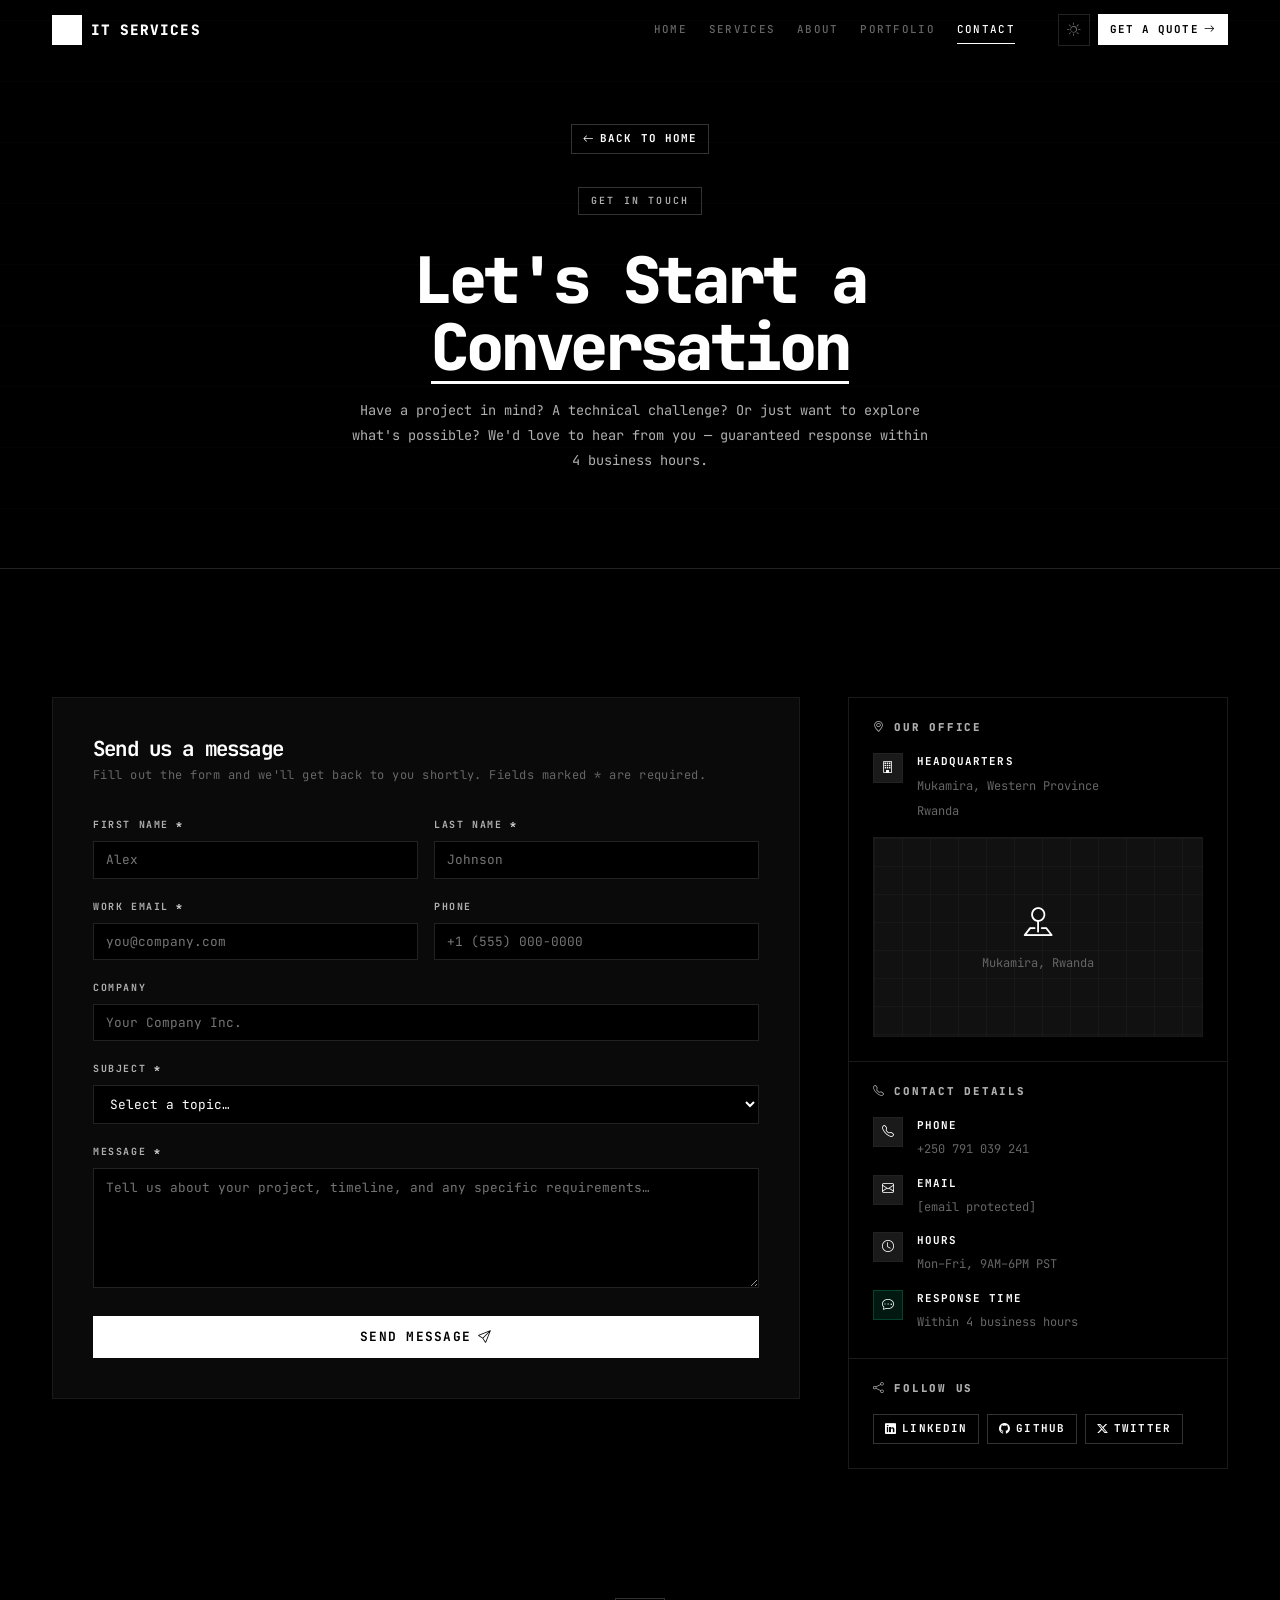
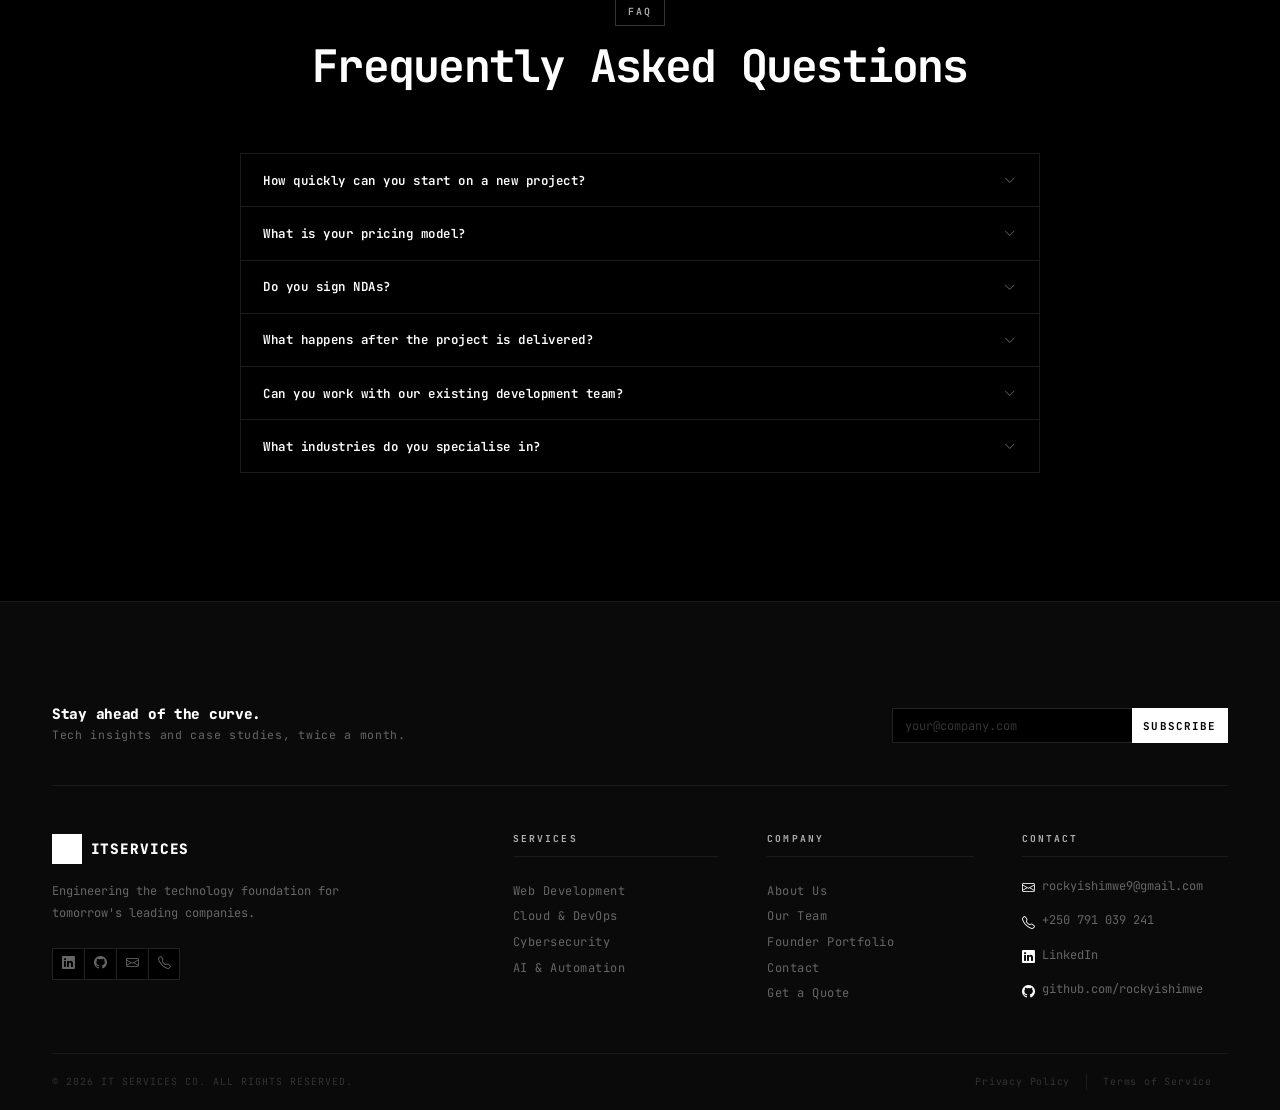
<file: pages/contact.html>
<!DOCTYPE html>
<html lang="en" data-theme="dark">
<head>
  <meta charset="UTF-8"/>
  <meta name="viewport" content="width=device-width, initial-scale=1.0"/>
  <meta name="description" content="Contact IT Services Co. — Get in touch for enterprise IT, cloud, cybersecurity, and development projects."/>
  <title>Contact — IT Services Co.</title>
  <link rel="icon" href="/images/favicon.ico">
  <!-- Google Analytics 4 -->
  <script async src="https://www.googletagmanager.com/gtag/js?id=G-XXXXXXXXXX"></script>
  <script>
    window.dataLayer = window.dataLayer || [];
    function gtag(){dataLayer.push(arguments);}
    gtag('js', new Date());
    gtag('config', 'G-XXXXXXXXXX');
  </script>
  <link rel="stylesheet" href="https://cdn.jsdelivr.net/npm/bootstrap-icons@1.11.3/font/bootstrap-icons.min.css"/>
  <link rel="stylesheet" href="../css/style.css"/>
</head>
<body>

<!-- NAVBAR -->
<nav class="navbar" id="navbar">
  <div class="navbar-inner">
    <a href="../index.html" class="nav-brand">
      <div class="nav-logo"><svg width="18" height="18" viewBox="0 0 20 20" fill="none"><rect x="1" y="5" width="6" height="10" rx="1.5" fill="white" opacity="0.95"/><rect x="11" y="5" width="4" height="3" rx="1" fill="white" opacity="0.8"/><rect x="11" y="12" width="4" height="3" rx="1" fill="white" opacity="0.8"/></svg></div>
      IT<span class="brand-accent">Services</span>
    </a>
        <ul class="nav-links">
      <li><a href="../index.html" class="nav-link">Home</a></li>
      <li><a href="services.html" class="nav-link">Services</a></li>
      <li><a href="about.html" class="nav-link">About</a></li>
      <li><a href="portfolio.html" class="nav-link">Portfolio</a></li>
      <li><a href="contact.html" class="nav-link active">Contact</a></li>
    </ul>
    <div class="nav-actions">
      <button class="theme-toggle" id="themeToggle" aria-label="Toggle theme"><i class="bi bi-sun"></i></button>
      <a href="quote.html" class="btn btn-primary btn-sm">Get a Quote <span class="arrow"><i class="bi bi-arrow-right"></i></span></a>
    </div>
    <button class="nav-toggle" id="navToggle" aria-label="Toggle menu" aria-expanded="false"><span></span><span></span><span></span></button>
  </div>
</nav>
<div class="nav-mobile" id="navMobile">
  <a href="../index.html" class="nav-link">Home</a>
  <a href="services.html" class="nav-link">Services</a>
  <a href="about.html" class="nav-link">About</a>
  <a href="portfolio.html" class="nav-link">Portfolio</a>
  <a href="contact.html" class="nav-link active">Contact</a>
  <a href="quote.html" class="btn btn-primary" style="margin-top:1rem">Get a Quote</a>
</div>

<!-- PAGE HERO -->
<section class="page-hero">
  <div class="page-hero-bg" aria-hidden="true"></div>
  <div class="container" style="position:relative;z-index:1">
    <div class="reveal">
      <div style="margin-bottom: 2rem;">
        <a href="../index.html" class="btn btn-ghost btn-sm">
          <i class="bi bi-arrow-left"></i> Back to Home
        </a>
      </div>
      <span class="label">GET IN TOUCH</span>
      <h1 class="page-hero-title">Let's Start a<br/><span class="gradient-text">Conversation</span></h1>
      <p class="page-hero-desc">Have a project in mind? A technical challenge? Or just want to explore what's possible? We'd love to hear from you — guaranteed response within 4 business hours.</p>
    </div>
  </div>
</section>

<!-- CONTACT MAIN -->
<section class="section" aria-label="Contact">
  <div class="container">
    <div class="contact-grid">

      <!-- FORM PANEL -->
      <div class="reveal">
        <div class="form-panel">

          <!-- SUCCESS STATE -->
          <div class="form-success-v2" id="contactSuccess" style="display:none">
            <div class="success-checkmark">
              <svg viewBox="0 0 80 80" fill="none">
                <circle cx="40" cy="40" r="38" stroke="#0ff0a0" stroke-width="3" class="checkmark-circle"/>
                <path d="M24 40l11 11 21-22" stroke="#0ff0a0" stroke-width="3.5" stroke-linecap="round" stroke-linejoin="round" class="checkmark-check"/>
              </svg>
            </div>
            <h3 style="font-size:1.5rem;margin-bottom:.5rem">Message Received!</h3>
            <p style="color:var(--fg2);margin-bottom:1.5rem">Thank you for reaching out. A member of our team will be in touch within <strong style="color:var(--electric)">4 business hours</strong>.</p>
            <a href="../index.html" class="btn btn-primary">Back to Home</a>
          </div>

          <!-- FORM -->
          <form id="contactForm" novalidate>
            <h2 class="form-title">Send us a message</h2>
            <p class="form-subtitle">Fill out the form and we'll get back to you shortly. Fields marked <span style="color:var(--rose)">*</span> are required.</p>

            <div class="form-row">
              <div class="form-group">
                <label class="form-label" for="firstName">First name <span class="req">*</span></label>
                <input id="firstName" class="form-input" type="text" placeholder="Alex" required autocomplete="given-name"/>
              </div>
              <div class="form-group">
                <label class="form-label" for="lastName">Last name <span class="req">*</span></label>
                <input id="lastName" class="form-input" type="text" placeholder="Johnson" required autocomplete="family-name"/>
              </div>
            </div>

            <div class="form-row">
              <div class="form-group">
                <label class="form-label" for="email">Work email <span class="req">*</span></label>
                <input id="email" class="form-input" type="email" placeholder="you@company.com" required autocomplete="email"/>
              </div>
              <div class="form-group">
                <label class="form-label" for="phone">Phone</label>
                <input id="phone" class="form-input" type="tel" placeholder="+1 (555) 000-0000" autocomplete="tel"/>
              </div>
            </div>

            <div class="form-group">
              <label class="form-label" for="company">Company</label>
              <input id="company" class="form-input" type="text" placeholder="Your Company Inc." autocomplete="organization"/>
            </div>

            <div class="form-group">
              <label class="form-label" for="subject">Subject <span class="req">*</span></label>
              <select id="subject" class="form-select" required>
                <option value="">Select a topic…</option>
                <option value="web">Web Development Project</option>
                <option value="cloud">Cloud &amp; DevOps</option>
                <option value="security">Cybersecurity Audit</option>
                <option value="ai">AI &amp; Machine Learning</option>
                <option value="mobile">Mobile App Development</option>
                <option value="support">Managed IT Support</option>
                <option value="other">Other</option>
              </select>
            </div>

            <div class="form-group">
              <label class="form-label" for="message">Message <span class="req">*</span></label>
              <textarea id="message" class="form-textarea" placeholder="Tell us about your project, timeline, and any specific requirements…" required rows="5"></textarea>
            </div>

            <button type="submit" class="btn btn-primary btn-lg" style="width:100%;justify-content:center">
              Send Message <i class="bi bi-send"></i>
            </button>
          </form>
        </div>
      </div>

      <!-- INFO PANEL -->
      <div class="contact-info-panel reveal reveal-delay-2">

        <div class="contact-info-card">
          <h3><i class="bi bi-geo-alt" style="color:var(--electric)"></i> Our Office</h3>
          <div class="info-item">
            <div class="info-icon"><i class="bi bi-building"></i></div>
            <div class="info-text">
              <strong>Headquarters</strong>
              <span>Mukamira, Western Province<br/>Rwanda</span>
            </div>
          </div>
          <div class="map-wrap">
            <div class="map-bg"></div>
            <div class="map-placeholder">
              <i class="bi bi-pin-map"></i>
              <span>Mukamira, Rwanda</span>
            </div>
          </div>
        </div>

        <div class="contact-info-card">
          <h3><i class="bi bi-telephone" style="color:var(--electric)"></i> Contact Details</h3>
          <div class="info-item">
            <div class="info-icon"><i class="bi bi-telephone"></i></div>
            <div class="info-text"><strong>Phone</strong><a href="tel:+250791039241">+250 791 039 241</a></div>
          </div>
          <div class="info-item">
            <div class="info-icon"><i class="bi bi-envelope"></i></div>
            <div class="info-text"><strong>Email</strong><a href="/cdn-cgi/l/email-protection#7b131e1717143b120f081e090d12181e0855181416"><span class="__cf_email__" data-cfemail="dab2bfb6b6b59ab3aea9bfa8acb3b9bfa9f4b9b5b7">[email&#160;protected]</span></a></div>
          </div>
          <div class="info-item">
            <div class="info-icon"><i class="bi bi-clock"></i></div>
            <div class="info-text"><strong>Hours</strong><span>Mon–Fri, 9AM–6PM PST</span></div>
          </div>
          <div class="info-item">
            <div class="info-icon" style="background:rgba(15,240,160,0.1);border-color:rgba(15,240,160,0.2);color:var(--emerald)"><i class="bi bi-chat-dots"></i></div>
            <div class="info-text"><strong style="color:var(--emerald)">Response Time</strong><span>Within 4 business hours</span></div>
          </div>
        </div>

        <div class="contact-info-card">
          <h3><i class="bi bi-share" style="color:var(--electric)"></i> Follow Us</h3>
          <div style="display:flex;gap:0.5rem;flex-wrap:wrap">
            <a href="https://www.linkedin.com/in/ishimwe-rocky-1210833b8/" target="_blank" rel="noopener" class="btn btn-ghost btn-sm"><i class="bi bi-linkedin"></i> LinkedIn</a>
            <a href="https://github.com/rockyishimwe" target="_blank" rel="noopener" class="btn btn-ghost btn-sm"><i class="bi bi-github"></i> GitHub</a>
            <a href="#" class="btn btn-ghost btn-sm"><i class="bi bi-twitter-x"></i> Twitter</a>
          </div>
        </div>

      </div>
    </div>
  </div>
</section>

<!-- FAQ -->
<section class="section" style="padding-top:0" aria-label="FAQ">
  <div class="container">
    <div class="section-header reveal">
      <span class="label">FAQ</span>
      <h2 class="heading-1">Frequently Asked Questions</h2>
    </div>
    <div class="faq-list" style="max-width:800px;margin:0 auto">

      <div class="faq-item reveal">
        <button class="faq-trigger">How quickly can you start on a new project? <i class="bi bi-chevron-down"></i></button>
        <div class="faq-body"><div class="faq-body-inner">For most projects we can begin the discovery phase within 1–2 weeks. For urgent engagements, we have a fast-track process that can get a team mobilised within 72 hours of contract signature.</div></div>
      </div>

      <div class="faq-item reveal reveal-delay-1">
        <button class="faq-trigger">What is your pricing model? <i class="bi bi-chevron-down"></i></button>
        <div class="faq-body"><div class="faq-body-inner">We offer three engagement models: fixed-price project delivery, time-and-materials with weekly budgets, and dedicated team retainers. We'll recommend the best model based on your project scope and level of certainty.</div></div>
      </div>

      <div class="faq-item reveal reveal-delay-2">
        <button class="faq-trigger">Do you sign NDAs? <i class="bi bi-chevron-down"></i></button>
        <div class="faq-body"><div class="faq-body-inner">Absolutely. We're happy to sign NDAs before any detailed discussions. We handle sensitive data for clients across finance, healthcare, and defence, so confidentiality is built into how we operate — not an afterthought.</div></div>
      </div>

      <div class="faq-item reveal">
        <button class="faq-trigger">What happens after the project is delivered? <i class="bi bi-chevron-down"></i></button>
        <div class="faq-body"><div class="faq-body-inner">We provide comprehensive documentation, knowledge transfer sessions, and a 90-day post-launch support window as standard. Most clients then move to a managed support retainer, but we're happy to hand off to your internal team if that's preferred.</div></div>
      </div>

      <div class="faq-item reveal reveal-delay-1">
        <button class="faq-trigger">Can you work with our existing development team? <i class="bi bi-chevron-down"></i></button>
        <div class="faq-body"><div class="faq-body-inner">Yes — in fact, it's one of our most common engagement types. We slot into your existing workflows, adopt your tooling and standards, and function as an embedded extension of your team rather than an external agency.</div></div>
      </div>

      <div class="faq-item reveal reveal-delay-2">
        <button class="faq-trigger">What industries do you specialise in? <i class="bi bi-chevron-down"></i></button>
        <div class="faq-body"><div class="faq-body-inner">We work across fintech, healthcare, SaaS, e-commerce, logistics, and enterprise software. We have particular depth in regulated industries where security and compliance are non-negotiable.</div></div>
      </div>

    </div>
  </div>
</section>

<!-- FOOTER -->
<footer class="footer">
  <div class="container">
    <div class="footer-newsletter">
      <div class="footer-nl-inner">
        <div><h3 class="nl-title">Stay ahead of the curve.</h3><p class="nl-desc">Tech insights and case studies, twice a month.</p></div>
        <form class="nl-form" onsubmit="handleNewsletter(event)"><input type="email" class="nl-input" placeholder="your@company.com" required/><button type="submit" class="btn btn-primary btn-sm">Subscribe</button></form>
      </div>
    </div>
    <div class="footer-main">
      <div>
        <div class="footer-brand-wrap"><div class="nav-logo"><svg width="20" height="20" viewBox="0 0 20 20" fill="none"><rect x="1" y="5" width="6" height="10" rx="1" fill="white" opacity="0.9"/><rect x="11" y="5" width="4" height="3" rx="1" fill="white" opacity="0.7"/><rect x="11" y="12" width="4" height="3" rx="1" fill="white" opacity="0.7"/></svg></div><span class="footer-brand-name">IT<span class="brand-accent">Services</span></span></div>
        <p class="footer-tagline">Engineering the technology foundation for tomorrow's leading companies.</p>
        <div class="footer-social">
          <a href="https://www.linkedin.com/in/ishimwe-rocky-1210833b8/" target="_blank" rel="noopener" class="social-icon" aria-label="LinkedIn"><i class="bi bi-linkedin"></i></a>
          <a href="https://github.com/rockyishimwe" target="_blank" rel="noopener" class="social-icon" aria-label="GitHub"><i class="bi bi-github"></i></a>
          <a href="mailto:rockyishimwe9@gmail.com" class="social-icon" aria-label="Email"><i class="bi bi-envelope"></i></a>
          <a href="tel:+250791039241" class="social-icon" aria-label="Phone"><i class="bi bi-telephone"></i></a>
        </div>
      </div>
      <div class="footer-col"><h5>Services</h5><ul class="footer-links"><li><a href="services.html">Web Development</a></li><li><a href="services.html">Cloud &amp; DevOps</a></li><li><a href="services.html">Cybersecurity</a></li><li><a href="services.html">AI &amp; Automation</a></li></ul></div>
      <div class="footer-col"><h5>Company</h5><ul class="footer-links">
        <li><a href="about.html">About Us</a></li>
        <li><a href="about.html#team">Our Team</a></li>
        <li><a href="portfolio.html">Founder Portfolio</a></li>
        <li><a href="contact.html">Contact</a></li>
        <li><a href="quote.html">Get a Quote</a></li>
      </ul></div>
      <div class="footer-col"><h5>Contact</h5><ul class="footer-contact-list">
        <li class="footer-contact-item"><i class="bi bi-envelope"></i><a href="mailto:rockyishimwe9@gmail.com">rockyishimwe9@gmail.com</a></li>
        <li class="footer-contact-item"><i class="bi bi-telephone"></i><a href="tel:+250791039241">+250 791 039 241</a></li>
        <li class="footer-contact-item"><i class="bi bi-linkedin"></i><a href="https://www.linkedin.com/in/ishimwe-rocky-1210833b8/" target="_blank" rel="noopener">LinkedIn</a></li>
        <li class="footer-contact-item"><i class="bi bi-github"></i><a href="https://github.com/rockyishimwe" target="_blank" rel="noopener">github.com/rockyishimwe</a></li>
      </ul></div>
    </div>
  </div>
  <div class="container">
    <div class="footer-bottom">
      <p class="footer-copy">© <span class="footer-year">2024</span> IT Services Co. All rights reserved.</p>
      <nav class="footer-legal">
        <a href="#">Privacy Policy</a>
        <a href="#">Terms of Service</a>
      </nav>
    </div>
  </div>
</footer>

<script src="../js/main.js"></script>
</body>
</html>
</file>
<file: css/style.css>
/* ============================================================
   IT SERVICES CO — v4
   Font:    JetBrains Mono (only)
   Palette: Pure black + white
   Edges:   Sharp (0 border-radius everywhere)
   Motion:  Heavy animations
   ============================================================ */

@import url('https://fonts.googleapis.com/css2?family=JetBrains+Mono:ital,wght@0,100;0,200;0,300;0,400;0,500;0,600;0,700;0,800;1,400&display=swap');

/* ── Custom Properties ── */
:root {
  --black:    #000000;
  --black2:   #0a0a0a;
  --black3:   #111111;
  --black4:   #1a1a1a;
  --black5:   #222222;
  --black6:   #2e2e2e;
  --white:    #ffffff;
  --white2:   #e8e8e8;
  --white3:   #b0b0b0;
  --white4:   #666666;
  --white5:   #333333;

  --font: 'JetBrains Mono', 'Courier New', monospace;
  --t-fast:   100ms linear;
  --t-base:   200ms linear;
  --t-slow:   350ms linear;
  --grid:   1240px;
  --nav-h:  60px;
}

[data-theme="light"] {
  --black:  #ffffff;
  --black2: #f5f5f5;
  --black3: #eeeeee;
  --black4: #e0e0e0;
  --black5: #cccccc;
  --black6: #bbbbbb;
  --white:  #000000;
  --white2: #111111;
  --white3: #444444;
  --white4: #888888;
  --white5: #cccccc;
}

/* ── Reset ── */
*, *::before, *::after { box-sizing: border-box; margin: 0; padding: 0; border-radius: 0 !important; }
html { scroll-behavior: smooth; font-size: 16px; }
body { font-family: var(--font); background: var(--black); color: var(--white); line-height: 1.6; overflow-x: hidden; -webkit-font-smoothing: antialiased; transition: background 0.2s, color 0.2s; }
img { max-width: 100%; height: auto; display: block; }
a { color: inherit; text-decoration: none; }
ul { list-style: none; }
button { cursor: pointer; border: none; background: none; font-family: var(--font); }
input, textarea, select { font-family: var(--font); }
::-webkit-scrollbar { width: 4px; }
::-webkit-scrollbar-track { background: var(--black); }
::-webkit-scrollbar-thumb { background: var(--white4); }

/* ── Typography ── */
h1,h2,h3,h4,h5,h6 { font-family: var(--font); font-weight: 800; line-height: 1.05; letter-spacing: -0.04em; color: var(--white); }
.display-1 { font-size: clamp(3.2rem, 9vw, 7.5rem); font-weight: 800; letter-spacing: -0.06em; line-height: 0.95; }
.display-2 { font-size: clamp(2.4rem, 5.5vw, 4.5rem); font-weight: 800; letter-spacing: -0.05em; }
.heading-1 { font-size: clamp(1.8rem, 3.5vw, 3rem); font-weight: 700; }
.heading-2 { font-size: clamp(1.4rem, 2.5vw, 2rem); font-weight: 700; }
.heading-3 { font-size: clamp(1rem, 1.8vw, 1.35rem); font-weight: 600; }
.body-lg { font-size: 1rem; line-height: 1.8; }
.body-md { font-size: 0.875rem; line-height: 1.75; }
.body-sm { font-size: 0.75rem; line-height: 1.65; }
.text-muted { color: var(--white3); }
.text-dim   { color: var(--white4); }
.mono       { font-family: var(--font); }
.caption    { font-size: 0.65rem; letter-spacing: 0.2em; text-transform: uppercase; }

/* Gradient text — actually just white with animated underline */
.gradient-text {
  color: var(--white);
  position: relative;
  display: inline-block;
  background: none;
  -webkit-text-fill-color: var(--white);
}
.gradient-text::after {
  content: '';
  position: absolute; bottom: -2px; left: 0; right: 0; height: 3px;
  background: var(--white);
  transform: scaleX(0); transform-origin: left;
  animation: underlineReveal 0.8s ease 1s forwards;
}
@keyframes underlineReveal { from{transform:scaleX(0);} to{transform:scaleX(1);} }

/* ── Layout ── */
.container  { width: 100%; max-width: var(--grid); margin: 0 auto; padding: 0 2rem; }
.section    { padding: 8rem 0; }
.section-sm { padding: 4rem 0; }
.section-header { text-align: center; max-width: 680px; margin: 0 auto 4rem; }

/* ── Label ── */
.label {
  display: inline-flex; align-items: center; gap: 0.5em;
  font-family: var(--font); font-size: 0.62rem;
  font-weight: 600; letter-spacing: 0.22em; text-transform: uppercase;
  color: var(--white3); margin-bottom: 1rem;
  padding: 5px 12px; border: 1px solid var(--white5);
}
.label-pulse   { color: var(--white3); border-color: var(--white5); }
.label-emerald { color: var(--white3); border-color: var(--white5); }

/* ── Buttons ── */
.btn {
  display: inline-flex; align-items: center; gap: 0.5em;
  font-family: var(--font); font-weight: 700;
  font-size: 0.75rem; letter-spacing: 0.1em; text-transform: uppercase;
  padding: 0.8em 1.6em;
  border: 1px solid var(--white);
  cursor: pointer;
  transition: background var(--t-base), color var(--t-base);
  white-space: nowrap; text-decoration: none;
  position: relative; overflow: hidden;
  background: transparent; color: var(--white);
}
.btn::before {
  content: ''; position: absolute; inset: 0;
  background: var(--white);
  transform: translateX(-101%);
  transition: transform 160ms linear;
  z-index: 0;
}
.btn > * { position: relative; z-index: 1; }
.btn:hover::before { transform: translateX(0); }
.btn:hover { color: var(--black); }
.btn-primary { background: var(--white); color: var(--black); }
.btn-primary::before { background: var(--black4); }
.btn-primary:hover { color: var(--white); }
.btn-ghost { background: transparent; color: var(--white); border-color: var(--white5); }
.btn-ghost::before { background: var(--white5); }
.btn-ghost:hover { color: var(--white); }
.btn-outline-electric { background: transparent; color: var(--white); border-color: var(--white); }
.btn-sm  { font-size: 0.68rem; padding: 0.5em 1em; }
.btn-lg  { font-size: 0.8rem; padding: 0.9em 2em; }
.btn-xl  { font-size: 0.88rem; padding: 1.1em 2.6em; letter-spacing: 0.12em; }
.btn-pulse { background: transparent; color: var(--white); border-color: var(--white); }
.btn-pulse::before { background: var(--white); }
.btn-pulse:hover { color: var(--black); }
.arrow { display: inline-block; transition: transform var(--t-base); }
.btn:hover .arrow { transform: translateX(5px); }

/* ═══════════════════════════════════════════════════════════
   NAVBAR
═══════════════════════════════════════════════════════════ */
.navbar {
  position: fixed; top: 0; left: 0; right: 0; z-index: 1000;
  height: var(--nav-h); display: flex; align-items: center;
  border-bottom: 1px solid transparent;
  transition: background var(--t-slow), border-color var(--t-slow);
}
.navbar.scrolled { background: rgba(0,0,0,0.96); backdrop-filter: blur(10px); border-bottom-color: var(--black5); }
[data-theme="light"] .navbar.scrolled { background: rgba(255,255,255,0.96); }
.navbar-inner { width: 100%; max-width: var(--grid); margin: 0 auto; padding: 0 2rem; display: flex; align-items: center; gap: 2rem; }
.nav-brand { display: flex; align-items: center; gap: 0.6em; font-family: var(--font); font-weight: 800; font-size: 0.9rem; letter-spacing: 0.08em; text-transform: uppercase; color: var(--white); flex-shrink: 0; }
.nav-logo { width: 30px; height: 30px; background: var(--white); display: flex; align-items: center; justify-content: center; transition: background var(--t-base), outline var(--t-base); }
.nav-brand:hover .nav-logo { background: var(--black); outline: 1px solid var(--white); }
.nav-brand:hover .nav-logo svg rect { fill: var(--white); }
.brand-accent { color: var(--white); }
.nav-links { display: flex; align-items: center; gap: 0; margin-left: auto; }
.nav-link {
  font-size: 0.68rem; font-weight: 500; color: var(--white4);
  padding: 0.5em 1em; letter-spacing: 0.12em; text-transform: uppercase;
  transition: color var(--t-fast); display: flex; align-items: center; gap: 0.3em; position: relative;
}
.nav-link::after { content: ''; position: absolute; bottom: 0; left: 1em; right: 1em; height: 1px; background: var(--white); transform: scaleX(0); transition: transform var(--t-base); }
.nav-link:hover { color: var(--white); }
.nav-link:hover::after, .nav-link.active::after { transform: scaleX(1); }
.nav-link.active { color: var(--white); }

.nav-item { position: relative; }
.nav-dropdown {
  position: absolute; top: calc(100% + 1px); left: 50%;
  transform: translateX(-50%) translateY(-6px); min-width: 220px;
  background: var(--black); border: 1px solid var(--black5); padding: 0.5rem;
  box-shadow: 0 20px 40px rgba(0,0,0,0.95); opacity: 0; pointer-events: none;
  transition: opacity var(--t-base), transform var(--t-base);
}
.nav-item:hover .nav-dropdown { opacity: 1; pointer-events: auto; transform: translateX(-50%) translateY(0); }
.dropdown-link { display: flex; align-items: center; gap: 0.75em; padding: 0.6em 0.85em; font-size: 0.68rem; letter-spacing: 0.1em; text-transform: uppercase; color: var(--white4); transition: all var(--t-fast); }
.dropdown-link:hover { color: var(--white); background: var(--black4); }
.dropdown-link .icon { width: 24px; height: 24px; background: var(--black4); display: flex; align-items: center; justify-content: center; font-size: 0.75rem; color: var(--white); flex-shrink: 0; }
.nav-actions { display: flex; align-items: center; gap: 0.5rem; }
.theme-toggle { width: 32px; height: 32px; display: flex; align-items: center; justify-content: center; color: var(--white4); font-size: 0.85rem; border: 1px solid var(--black5); background: transparent; transition: all var(--t-fast); }
.theme-toggle:hover { color: var(--white); border-color: var(--white); }
.nav-toggle { display: none; flex-direction: column; gap: 5px; padding: 6px; }
.nav-toggle span { display: block; width: 22px; height: 1px; background: var(--white3); transition: all var(--t-base); }
.nav-mobile { display: none; position: fixed; top: var(--nav-h); left: 0; right: 0; background: var(--black); border-bottom: 1px solid var(--black5); padding: 1.5rem 2rem; flex-direction: column; gap: 0; z-index: 999; transform: translateY(-8px); opacity: 0; pointer-events: none; transition: all var(--t-base); }
.nav-mobile.open { display: flex; opacity: 1; transform: translateY(0); pointer-events: auto; }
.nav-mobile .nav-link { padding: 0.85em 0; border-bottom: 1px solid var(--black4); }

/* ═══════════════════════════════════════════════════════════
   HERO
═══════════════════════════════════════════════════════════ */
.hero { min-height: 100vh; display: flex; align-items: center; padding-top: var(--nav-h); position: relative; overflow: hidden; }

/* Scanlines */
.hero::after { content: ''; position: absolute; inset: 0; background: repeating-linear-gradient(0deg, transparent, transparent 2px, rgba(255,255,255,0.013) 2px, rgba(255,255,255,0.013) 4px); pointer-events: none; z-index: 0; animation: scanlines 6s linear infinite; }
@keyframes scanlines { 0%{background-position:0 0;} 100%{background-position:0 100px;} }

.hero-mesh { position: absolute; inset: 0; background: radial-gradient(ellipse 70% 50% at 60% 30%, rgba(255,255,255,0.03) 0%, transparent 70%); z-index: 0; animation: meshPulse 8s ease-in-out infinite; }
@keyframes meshPulse { 0%,100%{opacity:1;} 50%{opacity:0.4;} }

.hero-grid-lines { position: absolute; inset: 0; background-image: linear-gradient(rgba(255,255,255,0.04) 1px, transparent 1px), linear-gradient(90deg, rgba(255,255,255,0.04) 1px, transparent 1px); background-size: 80px 80px; z-index: 0; animation: gridSlide 24s linear infinite; }
@keyframes gridSlide { 0%{background-position:0 0,0 0;} 100%{background-position:0 80px,80px 0;} }

.hero > .container { position: relative; z-index: 1; padding: 3rem 0 6rem; }
.hero-layout { display: grid; grid-template-columns: 1fr 1fr; gap: 4rem; align-items: center; }

/* Hero Copy */
.hero-badge { display: inline-flex; align-items: center; gap: 0.6em; font-size: 0.62rem; font-weight: 500; letter-spacing: 0.2em; text-transform: uppercase; color: var(--white4); background: var(--black3); border: 1px solid var(--black5); padding: 6px 14px; margin-bottom: 2rem; animation: fadeSlideDown 0.5s ease both; }
.badge-dot { width: 6px; height: 6px; background: var(--white); animation: blinkDot 1.2s steps(1) infinite; }
@keyframes blinkDot { 0%,49%{opacity:1;} 50%,100%{opacity:0;} }

.hero-headline { font-family: var(--font); font-size: clamp(3rem, 8vw, 6.8rem); font-weight: 800; letter-spacing: -0.06em; line-height: 0.95; margin-bottom: 1.75rem; color: var(--white); }
.hero-headline .line { display: block; overflow: hidden; }
.hero-headline .line span { display: block; animation: lineReveal 0.7s cubic-bezier(0.16,1,0.3,1) both; }
.hero-headline .line:nth-child(1) span { animation-delay: 0.15s; }
.hero-headline .line:nth-child(2) span { animation-delay: 0.28s; }
.hero-headline .line:nth-child(3) span { animation-delay: 0.40s; }
@keyframes lineReveal { from{transform:translateY(110%);} to{transform:translateY(0);} }

/* Inverted word */
.hero-headline .inv-word { display: inline; background: var(--white); color: var(--black); padding: 0 0.1em; -webkit-text-fill-color: var(--black); }

.hero-sub { font-size: 0.85rem; color: var(--white4); line-height: 1.9; max-width: 480px; margin-bottom: 2.5rem; animation: fadeSlideUp 0.6s ease 0.45s both; }
.hero-actions { display: flex; gap: 0.75rem; flex-wrap: wrap; margin-bottom: 3rem; animation: fadeSlideUp 0.6s ease 0.55s both; }
.hero-proof { display: flex; align-items: center; gap: 1rem; animation: fadeSlideUp 0.6s ease 0.65s both; }
.proof-avatars { display: flex; }
.proof-avatar { width: 32px; height: 32px; border: 1px solid var(--black); overflow: hidden; background: var(--black3); margin-left: -8px; }
.proof-avatar:first-child { margin-left: 0; }
.proof-avatar img { width: 100%; height: 100%; object-fit: cover; filter: grayscale(100%); transition: filter 0.4s ease; }
.proof-avatar:hover img { filter: grayscale(0%); }
.proof-text { font-size: 0.68rem; color: var(--white4); letter-spacing: 0.06em; }
.proof-text .stars { color: var(--white); letter-spacing: 3px; margin-bottom: 2px; font-size: 0.62rem; }

/* Hero Visual */
.hero-visual { position: relative; animation: fadeSlideUp 0.7s ease 0.3s both; }
.hero-img-frame { position: relative; overflow: hidden; border: 1px solid var(--black5); box-shadow: 0 40px 80px rgba(0,0,0,0.9); }
.hero-img-frame::before { content: ''; position: absolute; inset: 0; z-index: 3; background: var(--white); opacity: 0; animation: glitchFlash 5s ease 2s infinite; pointer-events: none; }
@keyframes glitchFlash { 0%,93%,96%,100%{opacity:0;} 94%{opacity:0.05;transform:translate(2px,0);} 95%{opacity:0.03;transform:translate(-2px,0);} }
.hero-img-frame img { width: 100%; height: 460px; object-fit: cover; display: block; filter: grayscale(100%) contrast(1.15) brightness(0.6); transition: transform 0.6s ease, filter 0.5s ease; }
.hero-img-frame:hover img { transform: scale(1.03); filter: grayscale(0%) brightness(0.85) contrast(1.0); }
.hero-img-frame::after { content: ''; position: absolute; inset: 0; background: linear-gradient(180deg, transparent 40%, rgba(0,0,0,0.75) 100%); }

/* Chips */
.chip { position: absolute; display: flex; align-items: center; gap: 0.6em; background: var(--black); border: 1px solid var(--black5); padding: 0.65em 1em; font-size: 0.7rem; font-weight: 600; letter-spacing: 0.08em; box-shadow: 0 8px 24px rgba(0,0,0,0.9); z-index: 4; }
.chip-icon { width: 26px; height: 26px; background: var(--black4); border: 1px solid var(--black6); display: flex; align-items: center; justify-content: center; font-size: 0.8rem; color: var(--white); flex-shrink: 0; }
.chip-label { display: flex; flex-direction: column; gap: 1px; }
.chip-label strong { font-size: 0.75rem; color: var(--white); }
.chip-label small  { font-size: 0.62rem; color: var(--white4); font-weight: 400; }
.chip-1 { top: 28px; right: -20px; animation: chipFloat1 5s ease-in-out infinite; }
.chip-2 { bottom: 56px; left: -20px; animation: chipFloat2 6s ease-in-out infinite; }
.chip-3 { bottom: -16px; right: 36px; animation: chipFloat3 4.5s ease-in-out infinite; }
@keyframes chipFloat1 { 0%,100%{transform:translateY(0)} 50%{transform:translateY(-10px)} }
@keyframes chipFloat2 { 0%,100%{transform:translateY(0)} 50%{transform:translateY(8px)} }
@keyframes chipFloat3 { 0%,100%{transform:translateY(0)} 50%{transform:translateY(-12px)} }

/* Ticker */
.hero-ticker { position: absolute; bottom: 0; left: 0; right: 0; border-top: 1px solid var(--black5); overflow: hidden; background: var(--black2); height: 34px; display: flex; align-items: center; z-index: 2; }
.ticker-track { display: flex; gap: 3rem; white-space: nowrap; width: max-content; animation: tickerRun 18s linear infinite; font-size: 0.6rem; letter-spacing: 0.18em; text-transform: uppercase; color: var(--white4); }
@keyframes tickerRun { 0%{transform:translateX(0)} 100%{transform:translateX(-50%)} }
.ticker-item { display: flex; align-items: center; gap: 0.6em; }
.ticker-dot { width: 3px; height: 3px; background: var(--white4); }

/* ── Trust Strip ── */
.trust-strip { padding: 2.5rem 0; border-top: 1px solid var(--black4); border-bottom: 1px solid var(--black4); overflow: hidden; background: var(--black2); }
.trust-label { text-align: center; font-size: 0.6rem; letter-spacing: 0.22em; text-transform: uppercase; color: var(--white4); margin-bottom: 1.5rem; }
.logo-track-wrap { overflow: hidden; mask-image: linear-gradient(90deg, transparent, black 12%, black 88%, transparent); -webkit-mask-image: linear-gradient(90deg, transparent, black 12%, black 88%, transparent); }
.logo-track { display: flex; gap: 3.5rem; width: max-content; animation: marquee 28s linear infinite; }
@keyframes marquee { 0%{transform:translateX(0)} 100%{transform:translateX(-50%)} }
.logo-item { display: flex; align-items: center; gap: 0.65em; font-size: 0.72rem; font-weight: 700; letter-spacing: 0.14em; text-transform: uppercase; color: var(--white5); white-space: nowrap; transition: color var(--t-base); }
.logo-item:hover { color: var(--white2); }
.logo-mark { width: 24px; height: 24px; background: var(--black5); border: 1px solid var(--black6); display: flex; align-items: center; justify-content: center; font-size: 0.68rem; font-weight: 800; flex-shrink: 0; }

/* ═══════════════════════════════════════════════════════════
   SERVICES
═══════════════════════════════════════════════════════════ */
.services-grid { display: grid; grid-template-columns: repeat(3,1fr); gap: 1px; background: var(--black4); border: 1px solid var(--black4); }
.service-card { display: flex; flex-direction: column; background: var(--black); overflow: hidden; cursor: pointer; text-decoration: none; color: inherit; position: relative; transition: background var(--t-base); }
.service-card::before,.service-card::after { content: ''; position: absolute; width: 18px; height: 18px; opacity: 0; transition: opacity var(--t-base); }
.service-card::before { top: 0; left: 0; border-top: 2px solid var(--white); border-left: 2px solid var(--white); }
.service-card::after  { bottom: 0; right: 0; border-bottom: 2px solid var(--white); border-right: 2px solid var(--white); }
.service-card:hover::before,.service-card:hover::after { opacity: 1; }
.service-card:hover { background: var(--black3); }
.service-card-img-wrap { height: 180px; overflow: hidden; }
.service-card-img { width: 100%; height: 100%; object-fit: cover; filter: grayscale(80%) contrast(1.05) brightness(0.75); transition: transform 0.6s ease, filter 0.5s ease; }
.service-card:hover .service-card-img { transform: scale(1.06); filter: grayscale(0%) brightness(0.88) contrast(1.0); }
.service-card-body { padding: 1.5rem; flex: 1; display: flex; flex-direction: column; }
.service-icon { width: 34px; height: 34px; background: var(--black4); border: 1px solid var(--black5); display: flex; align-items: center; justify-content: center; font-size: 1rem; color: var(--white); margin-bottom: 1rem; transition: background var(--t-base), border-color var(--t-base); }
.service-card:hover .service-icon { background: var(--white); color: var(--black); border-color: var(--white); }
.service-card h3 { font-size: 0.85rem; letter-spacing: 0.02em; margin-bottom: 0.6rem; }
.service-card p { font-size: 0.75rem; color: var(--white4); flex: 1; margin-bottom: 1rem; line-height: 1.75; }
.service-card-footer { display: flex; align-items: center; justify-content: space-between; margin-top: auto; }
.learn-more { font-size: 0.62rem; font-weight: 700; letter-spacing: 0.14em; text-transform: uppercase; color: var(--white4); display: flex; align-items: center; gap: 0.35em; transition: color var(--t-fast); }
.learn-more .arrow { transition: transform var(--t-base); }
.service-card:hover .learn-more { color: var(--white); }
.service-card:hover .learn-more .arrow { transform: translateX(5px); }
.service-tag { font-size: 0.58rem; font-weight: 600; letter-spacing: 0.16em; text-transform: uppercase; color: var(--white4); border: 1px solid var(--black5); padding: 2px 8px; }

/* ═══════════════════════════════════════════════════════════
   STATS
═══════════════════════════════════════════════════════════ */
.stats-section { padding: 5rem 0; position: relative; overflow: hidden; border-top: 1px solid var(--black4); border-bottom: 1px solid var(--black4); background: var(--black2); }
.stats-section::before { content: ''; position: absolute; inset: 0; background: repeating-linear-gradient(90deg, transparent, transparent 120px, rgba(255,255,255,0.015) 120px, rgba(255,255,255,0.015) 121px); animation: vertLines 10s linear infinite; pointer-events: none; }
@keyframes vertLines { 0%{background-position:0 0;} 100%{background-position:120px 0;} }
.stats-bg { display: none; }
.stats-grid { display: grid; grid-template-columns: repeat(4,1fr); gap: 0; position: relative; border: 1px solid var(--black4); }
.stat-item { text-align: center; padding: 3rem 1.5rem; border-right: 1px solid var(--black4); position: relative; overflow: hidden; transition: background var(--t-base); }
.stat-item:last-child { border-right: none; }
.stat-item:hover { background: var(--black3); }
.stat-item::after { content: ''; position: absolute; bottom: 0; left: 0; right: 0; height: 2px; background: var(--white); transform: scaleX(0); transition: transform var(--t-slow); }
.stat-item:hover::after { transform: scaleX(1); }
.stat-number { display: block; font-family: var(--font); font-size: clamp(2.8rem, 5vw, 4.5rem); font-weight: 800; letter-spacing: -0.06em; color: var(--white); line-height: 1; margin-bottom: 0.5rem; background: none; -webkit-text-fill-color: var(--white); }
.stat-label { font-size: 0.6rem; letter-spacing: 0.22em; text-transform: uppercase; color: var(--white4); }

/* ═══════════════════════════════════════════════════════════
   WHY US
═══════════════════════════════════════════════════════════ */
.why-layout { display: grid; grid-template-columns: 1fr 1fr; gap: 4rem; align-items: center; }
.why-img-wrap { position: relative; overflow: hidden; border: 1px solid var(--black4); box-shadow: 0 40px 80px rgba(0,0,0,0.9); }
.why-img-wrap img { width: 100%; height: 480px; object-fit: cover; display: block; filter: grayscale(100%) contrast(1.1) brightness(0.65); transition: transform 0.8s ease, filter 0.5s ease; }
.why-img-wrap:hover img { transform: scale(1.04); filter: grayscale(0%) brightness(0.9) contrast(1.0); }
.why-img-overlay { position: absolute; inset: 0; background: linear-gradient(180deg, transparent 50%, rgba(0,0,0,0.6) 100%); }
.why-grid { display: grid; grid-template-columns: 1fr 1fr; gap: 1px; background: var(--black4); border: 1px solid var(--black4); margin-top: 2.5rem; }
.why-card { background: var(--black); padding: 1.4rem; transition: background var(--t-base); position: relative; overflow: hidden; }
.why-card::before { content: ''; position: absolute; top: 0; left: 0; right: 0; height: 1px; background: var(--white); transform: scaleX(0); transform-origin: left; transition: transform var(--t-slow); }
.why-card:hover { background: var(--black3); }
.why-card:hover::before { transform: scaleX(1); }
.why-icon { width: 32px; height: 32px; background: var(--black4); border: 1px solid var(--black5); display: flex; align-items: center; justify-content: center; font-size: 0.9rem; color: var(--white); margin-bottom: 0.85rem; transition: background var(--t-base); }
.why-card:hover .why-icon { background: var(--white); color: var(--black); border-color: var(--white); }
.why-card h4 { font-size: 0.82rem; letter-spacing: 0.02em; margin-bottom: 0.4rem; }
.why-card p  { font-size: 0.72rem; color: var(--white4); line-height: 1.65; }

/* ═══════════════════════════════════════════════════════════
   TESTIMONIALS
═══════════════════════════════════════════════════════════ */
.testimonials-grid { display: grid; grid-template-columns: repeat(3,1fr); gap: 1px; background: var(--black4); border: 1px solid var(--black4); }
.testimonial-card { background: var(--black); padding: 2rem; display: flex; flex-direction: column; transition: background var(--t-base); position: relative; }
.testimonial-card:hover { background: var(--black3); }
.testimonial-card.featured { background: var(--black2); }
.t-stars { color: var(--white); font-size: 0.68rem; letter-spacing: 4px; margin-bottom: 1rem; }
.t-quote { font-size: 0.78rem; color: var(--white3); line-height: 1.85; flex: 1; font-style: italic; margin-bottom: 1.5rem; }
.t-author { display: flex; align-items: center; gap: 0.85rem; }
.t-avatar { width: 38px; height: 38px; overflow: hidden; border: 1px solid var(--black5); flex-shrink: 0; }
.t-avatar img { width: 100%; height: 100%; object-fit: cover; filter: grayscale(100%); transition: filter 0.4s ease; }
.testimonial-card:hover .t-avatar img { filter: grayscale(0%); }
.t-name { display: block; font-weight: 700; font-size: 0.75rem; letter-spacing: 0.06em; }
.t-role { font-size: 0.62rem; color: var(--white4); letter-spacing: 0.12em; text-transform: uppercase; }

/* ═══════════════════════════════════════════════════════════
   CTA BANNER  (inverted: white background)
═══════════════════════════════════════════════════════════ */
.cta-banner { position: relative; padding: 6rem 0; overflow: hidden; background: var(--white); }
.cta-banner-bg { position: absolute; inset: 0; background: repeating-linear-gradient(0deg, transparent, transparent 2px, rgba(0,0,0,0.012) 2px, rgba(0,0,0,0.012) 4px), repeating-linear-gradient(90deg, transparent, transparent 60px, rgba(0,0,0,0.008) 60px, rgba(0,0,0,0.008) 61px); animation: noiseDrift 12s linear infinite; }
@keyframes noiseDrift { 0%{background-position:0 0,0 0;} 100%{background-position:0 200px,60px 0;} }
.cta-banner-bg::before { content: ''; position: absolute; top: 50%; left: 50%; width: 600px; height: 600px; transform: translate(-50%,-50%); background: radial-gradient(ellipse, rgba(0,0,0,0.04) 0%, transparent 70%); }
.cta-banner-inner { position: relative; text-align: center; max-width: 720px; margin: 0 auto; }
.cta-title { font-family: var(--font); font-size: clamp(2.2rem, 5vw, 4rem); font-weight: 800; letter-spacing: -0.06em; color: var(--black); margin: 1rem 0; line-height: 1.0; }
.cta-title .gradient-text { color: var(--black); -webkit-text-fill-color: var(--black); text-decoration: underline; text-underline-offset: 6px; text-decoration-thickness: 3px; }
.cta-title .gradient-text::after { display: none; }
.cta-banner .label { color: var(--black); border-color: rgba(0,0,0,0.2); background: transparent; }
.cta-desc { font-size: 0.85rem; color: rgba(0,0,0,0.55); max-width: 500px; margin: 0 auto 2.5rem; line-height: 1.85; }
.cta-actions { display: flex; gap: 0.75rem; justify-content: center; flex-wrap: wrap; margin-bottom: 1.5rem; }
.cta-banner .btn-primary { background: var(--black); color: var(--white); border-color: var(--black); }
.cta-banner .btn-primary::before { background: var(--black5); }
.cta-banner .btn-primary:hover { color: var(--white); }
.cta-banner .btn-ghost { background: transparent; color: var(--black); border-color: rgba(0,0,0,0.3); }
.cta-banner .btn-ghost::before { background: rgba(0,0,0,0.06); }
.cta-banner .btn-ghost:hover { color: var(--black); }
.cta-note { font-size: 0.62rem; letter-spacing: 0.14em; text-transform: uppercase; color: rgba(0,0,0,0.35); display: flex; align-items: center; justify-content: center; gap: 0.4em; }

/* ═══════════════════════════════════════════════════════════
   FOOTER
═══════════════════════════════════════════════════════════ */
.footer { padding-top: 4rem; background: var(--black2); border-top: 1px solid var(--black4); }
.footer-newsletter { padding: 2.5rem 0; border-bottom: 1px solid var(--black4); margin-bottom: 3rem; }
.footer-nl-inner { display: flex; align-items: center; justify-content: space-between; gap: 2rem; flex-wrap: wrap; }
.nl-title { font-size: 0.9rem; font-weight: 800; letter-spacing: -0.02em; margin-bottom: 0.3rem; }
.nl-desc { font-size: 0.72rem; color: var(--white4); letter-spacing: 0.06em; }
.nl-form { display: flex; gap: 0; }
.nl-input { padding: 0.7em 1em; background: var(--black); border: 1px solid var(--black5); border-right: none; color: var(--white); font-size: 0.75rem; min-width: 240px; outline: none; transition: border-color var(--t-fast); }
.nl-input:focus { border-color: var(--white3); }
.nl-input::placeholder { color: var(--white5); }
.nl-form .btn { border-left: none; }
.footer-main { display: grid; grid-template-columns: 2fr 1fr 1fr 1fr; gap: 3rem; padding-bottom: 3rem; }
.footer-brand-wrap { display: flex; align-items: center; gap: 0.6em; font-family: var(--font); font-weight: 800; font-size: 0.9rem; letter-spacing: 0.06em; text-transform: uppercase; margin-bottom: 1rem; }
.footer-brand-name { }
.footer-tagline { font-size: 0.75rem; color: var(--white4); line-height: 1.85; max-width: 300px; margin-bottom: 1.5rem; }
.footer-social { display: flex; gap: 0; margin-bottom: 1.25rem; }
.social-icon { width: 32px; height: 32px; border: 1px solid var(--black5); border-right: none; display: flex; align-items: center; justify-content: center; font-size: 0.8rem; color: var(--white4); transition: all var(--t-fast); background: var(--black); }
.social-icon:last-child { border-right: 1px solid var(--black5); }
.social-icon:hover { color: var(--white); background: var(--black4); border-color: var(--white3); }
.footer-certs { display: flex; flex-wrap: wrap; gap: 0; }
.cert-badge { display: inline-flex; align-items: center; gap: 0.35em; font-size: 0.6rem; letter-spacing: 0.14em; text-transform: uppercase; color: var(--white4); border: 1px solid var(--black5); border-right: none; padding: 4px 10px; background: var(--black); }
.cert-badge:last-child { border-right: 1px solid var(--black5); }
.footer-col h5 { font-size: 0.6rem; font-weight: 700; letter-spacing: 0.22em; text-transform: uppercase; color: var(--white3); margin-bottom: 1.25rem; padding-bottom: 0.75rem; border-bottom: 1px solid var(--black4); }
.footer-links { display: flex; flex-direction: column; gap: 0; }
.footer-links a { font-size: 0.75rem; color: var(--white4); padding: 0.5em 0; border-bottom: 1px solid transparent; letter-spacing: 0.04em; transition: color var(--t-fast), border-color var(--t-fast); }
.footer-links a:hover { color: var(--white); border-bottom-color: var(--black5); }
.footer-contact-list { display: flex; flex-direction: column; gap: 0.75rem; }
.footer-contact-item { display: flex; align-items: flex-start; gap: 0.65em; font-size: 0.75rem; color: var(--white4); }
.footer-contact-item i { color: var(--white); font-size: 0.8rem; margin-top: 2px; flex-shrink: 0; }
.footer-contact-item a { color: var(--white4); transition: color var(--t-fast); }
.footer-contact-item a:hover { color: var(--white); }
.footer-bottom { display: flex; align-items: center; justify-content: space-between; padding: 1.25rem 0; border-top: 1px solid var(--black4); }
.footer-copy { font-size: 0.62rem; color: var(--white5); letter-spacing: 0.1em; text-transform: uppercase; }
.footer-legal { display: flex; gap: 0; }
.footer-legal a { font-size: 0.62rem; color: var(--white5); letter-spacing: 0.08em; padding: 0 1rem; border-right: 1px solid var(--black4); transition: color var(--t-fast); }
.footer-legal a:first-child { padding-left: 0; }
.footer-legal a:last-child { border-right: none; }
.footer-legal a:hover { color: var(--white); }
.footer-year { }

/* ═══════════════════════════════════════════════════════════
   PAGE HERO (inner pages)
═══════════════════════════════════════════════════════════ */
.page-hero { padding-top: calc(var(--nav-h) + 4rem); padding-bottom: 4rem; position: relative; overflow: hidden; }
.page-hero-bg { position: absolute; inset: 0; background: repeating-linear-gradient(0deg, transparent, transparent 60px, rgba(255,255,255,0.015) 60px, rgba(255,255,255,0.015) 61px); }
.page-hero-bg::after { content: ''; position: absolute; bottom: 0; left: 0; right: 0; height: 1px; background: var(--black5); }
.page-hero .container { position: relative; z-index: 1; text-align: center; }
.page-hero-title { font-family: var(--font); font-size: clamp(2.2rem, 5vw, 4rem); font-weight: 800; letter-spacing: -0.05em; margin: 1rem 0; }
.page-hero-desc { font-size: 0.85rem; color: var(--white3); max-width: 580px; margin: 0 auto 2rem; line-height: 1.85; }

/* ── Filter Tabs ── */
.filter-tabs { display: flex; gap: 0; flex-wrap: wrap; justify-content: center; margin-bottom: 3rem; border: 1px solid var(--black4); width: fit-content; margin-left: auto; margin-right: auto; }
.filter-tab { padding: 0.65em 1.3em; font-size: 0.65rem; font-weight: 600; letter-spacing: 0.16em; text-transform: uppercase; color: var(--white4); background: var(--black); border: none; border-right: 1px solid var(--black4); cursor: pointer; transition: all var(--t-base); }
.filter-tab:last-child { border-right: none; }
.filter-tab:hover { color: var(--white); background: var(--black3); }
.filter-tab.active { color: var(--black); background: var(--white); }

.services-grid-full { display: grid; grid-template-columns: repeat(3,1fr); gap: 1px; background: var(--black4); border: 1px solid var(--black4); }

/* ── Service Detail ── */
.service-detail { background: var(--black2); border: 1px solid var(--black4); overflow: hidden; margin-top: 3rem; }
.service-detail-img { width: 100%; height: 320px; object-fit: cover; filter: grayscale(100%) contrast(1.1) brightness(0.65); transition: filter 0.5s ease; }
.service-detail:hover .service-detail-img { filter: grayscale(0%) brightness(0.88); }
.service-detail-body { padding: 2.5rem; }
.service-detail-body h2 { font-size: 1.6rem; letter-spacing: -0.04em; margin-bottom: 1rem; }
.service-detail-body p { color: var(--white4); margin-bottom: 1.5rem; line-height: 1.85; font-size: 0.825rem; }
.service-features { display: grid; grid-template-columns: 1fr 1fr; gap: 0.5rem; margin-bottom: 2rem; }
.service-feature { display: flex; align-items: center; gap: 0.6em; font-size: 0.75rem; color: var(--white3); padding: 0.5em 0; border-bottom: 1px solid var(--black4); }
.service-feature i { color: var(--white); font-size: 0.75rem; }

/* ── Process Steps ── */
.process-grid { display: grid; grid-template-columns: repeat(4,1fr); gap: 1px; background: var(--black4); border: 1px solid var(--black4); position: relative; }
.process-grid::before { display: none; }
.process-step { text-align: center; padding: 2.5rem 1.5rem; background: var(--black); transition: background var(--t-base); }
.process-step:hover { background: var(--black3); }
.process-num { width: 44px; height: 44px; background: var(--black4); border: 1px solid var(--black5); display: flex; align-items: center; justify-content: center; font-family: var(--font); font-weight: 800; font-size: 0.82rem; color: var(--white); margin: 0 auto 1.25rem; transition: all var(--t-base); }
.process-step:hover .process-num { background: var(--white); color: var(--black); border-color: var(--white); }
.process-step h4 { font-size: 0.78rem; letter-spacing: 0.04em; margin-bottom: 0.4rem; }
.process-step p  { font-size: 0.68rem; color: var(--white4); line-height: 1.65; }

/* ── About ── */
.about-intro-grid { display: grid; grid-template-columns: 1fr 1fr; gap: 4rem; align-items: center; }
.about-img-wrap { position: relative; overflow: hidden; border: 1px solid var(--black4); box-shadow: 0 40px 80px rgba(0,0,0,0.9); }
.about-img-wrap img { width: 100%; height: 440px; object-fit: cover; display: block; filter: grayscale(100%) contrast(1.1) brightness(0.65); transition: filter 0.5s ease, transform 0.6s ease; }
.about-img-wrap:hover img { filter: grayscale(0%) brightness(0.88) contrast(1.0); transform: scale(1.03); }
.about-img-overlay { position: absolute; inset: 0; background: linear-gradient(180deg, transparent 60%, rgba(0,0,0,0.6)); }
.about-img-badge { position: absolute; bottom: 20px; left: 20px; display: flex; align-items: center; gap: 0.75em; background: rgba(0,0,0,0.92); border: 1px solid var(--black5); padding: 0.75em 1.1em; }
.about-highlights { display: flex; flex-direction: column; gap: 0; }
.about-highlight { display: flex; align-items: center; gap: 0.75em; font-size: 0.75rem; color: var(--white3); padding: 0.65em 0; border-bottom: 1px solid var(--black4); }
.about-highlight i { font-size: 0.85rem; color: var(--white); }
.values-grid { display: grid; grid-template-columns: repeat(3,1fr); gap: 1px; background: var(--black4); border: 1px solid var(--black4); }
.value-card { background: var(--black); padding: 2rem; text-align: center; transition: background var(--t-base); }
.value-card:hover { background: var(--black3); }
.value-icon { width: 48px; height: 48px; background: var(--black4); border: 1px solid var(--black5); display: flex; align-items: center; justify-content: center; font-size: 1.2rem; margin: 0 auto 1.25rem; transition: all var(--t-base); }
.value-card:hover .value-icon { background: var(--white); color: var(--black); }
.value-card h3 { font-size: 0.85rem; letter-spacing: 0.02em; margin-bottom: 0.6rem; }
.value-card p { font-size: 0.75rem; color: var(--white4); line-height: 1.75; }
.team-grid { display: grid; grid-template-columns: repeat(4,1fr); gap: 1px; background: var(--black4); border: 1px solid var(--black4); }
.team-card { background: var(--black); overflow: hidden; transition: background var(--t-base); }
.team-card:hover { background: var(--black3); }
.team-card-img { height: 300px; position: relative; display: block; overflow: hidden; background: var(--black3); }
.team-card-img img { position: absolute; inset: 0; width: 100%; height: 100%; object-fit: cover; filter: grayscale(100%) brightness(0.65); transition: filter 0.55s ease, transform 0.65s ease; }
.team-card:hover .team-card-img img { filter: grayscale(0%) brightness(0.92) contrast(1.0); transform: scale(1.05); }
.team-card-body { padding: 1.25rem; border-top: 1px solid var(--black4); }
.team-card-body strong { display: block; font-size: 0.82rem; letter-spacing: 0.02em; margin-bottom: 0.2rem; }
.team-card-body span { font-size: 0.62rem; color: var(--white3); letter-spacing: 0.12em; text-transform: uppercase; }
.team-card-bio { font-size: 0.72rem; color: var(--white4); margin-top: 0.5rem; line-height: 1.65; }
.timeline { position: relative; padding-left: 2rem; }
.timeline::before { content: ''; position: absolute; left: 0; top: 0; bottom: 0; width: 1px; background: var(--black5); }
.timeline-item { position: relative; padding-bottom: 2.5rem; padding-left: 1.5rem; }
.timeline-dot { position: absolute; left: -2.28rem; top: 0.2rem; width: 10px; height: 10px; background: var(--white); border: 2px solid var(--black); }
.timeline-year { font-size: 0.6rem; color: var(--white3); font-weight: 700; letter-spacing: 0.14em; text-transform: uppercase; margin-bottom: 0.3rem; }
.timeline-item h4 { font-size: 0.85rem; letter-spacing: 0.02em; margin-bottom: 0.4rem; }
.timeline-item p  { font-size: 0.75rem; color: var(--white4); line-height: 1.8; }
.mv-grid { display: grid; grid-template-columns: 1fr 1fr; gap: 1px; background: var(--black4); border: 1px solid var(--black4); }
.mv-card { background: var(--black); padding: 2.5rem; position: relative; overflow: hidden; }
.mv-card::before { content: ''; position: absolute; top: 0; left: 0; right: 0; height: 2px; background: var(--white); }
.mv-card .big-icon { font-size: 1.8rem; margin-bottom: 1rem; }
.mv-card h3 { font-size: 1rem; letter-spacing: -0.03em; margin-bottom: 0.75rem; }
.mv-card p { color: var(--white4); line-height: 1.85; font-size: 0.82rem; }

/* ── Contact ── */
.contact-grid { display: grid; grid-template-columns: 1fr 380px; gap: 3rem; align-items: start; }
.form-panel { background: var(--black2); border: 1px solid var(--black4); padding: 2.5rem; }
.form-title { font-size: 1.3rem; letter-spacing: -0.04em; font-weight: 700; margin-bottom: 0.4rem; }
.form-subtitle { font-size: 0.75rem; color: var(--white4); margin-bottom: 2rem; letter-spacing: 0.04em; }
.form-row { display: grid; grid-template-columns: 1fr 1fr; gap: 1rem; }
.form-group { margin-bottom: 1.25rem; }
.form-label { display: block; font-size: 0.62rem; font-weight: 700; color: var(--white3); margin-bottom: 0.5rem; letter-spacing: 0.16em; text-transform: uppercase; }
.form-label .req { color: var(--white); }
.form-input, .form-textarea, .form-select { width: 100%; padding: 0.72em 0.9em; background: var(--black); border: 1px solid var(--black5); color: var(--white); font-size: 0.8rem; outline: none; transition: border-color var(--t-fast); }
.form-input:focus, .form-textarea:focus, .form-select:focus { border-color: var(--white3); }
.form-input.error { border-color: var(--white); }
.form-textarea { resize: vertical; min-height: 120px; }
.form-select option { background: var(--black); }
.field-error { font-size: 0.62rem; color: var(--white3); margin-top: 4px; display: none; letter-spacing: 0.06em; }
.form-input.error ~ .field-error { display: block; }
.contact-info-panel { display: flex; flex-direction: column; gap: 1px; background: var(--black4); border: 1px solid var(--black4); }
.contact-info-card { background: var(--black); padding: 1.5rem; }
.contact-info-card h3 { font-size: 0.68rem; letter-spacing: 0.16em; text-transform: uppercase; margin-bottom: 1.25rem; color: var(--white3); }
.info-item { display: flex; align-items: flex-start; gap: 0.85em; margin-bottom: 0.85rem; }
.info-item:last-child { margin-bottom: 0; }
.info-icon { width: 30px; height: 30px; background: var(--black4); border: 1px solid var(--black5); display: flex; align-items: center; justify-content: center; font-size: 0.75rem; color: var(--white); flex-shrink: 0; }
.info-text strong { display: block; font-size: 0.68rem; font-weight: 700; letter-spacing: 0.1em; text-transform: uppercase; margin-bottom: 1px; }
.info-text span, .info-text a { font-size: 0.75rem; color: var(--white4); }
.info-text a:hover { color: var(--white); }
.map-wrap { height: 200px; background: var(--black3); overflow: hidden; border: 1px solid var(--black4); display: flex; align-items: center; justify-content: center; color: var(--white4); font-size: 0.75rem; position: relative; }
.map-placeholder { text-align: center; position: relative; z-index: 1; }
.map-placeholder i { font-size: 1.8rem; color: var(--white); display: block; margin-bottom: 0.5rem; }
.map-bg { position: absolute; inset: 0; background: linear-gradient(rgba(255,255,255,0.03) 1px, transparent 1px), linear-gradient(90deg, rgba(255,255,255,0.03) 1px, transparent 1px); background-size: 28px 28px; }
.faq-list { display: flex; flex-direction: column; gap: 1px; background: var(--black4); border: 1px solid var(--black4); }
.faq-item { background: var(--black); overflow: hidden; transition: background var(--t-fast); }
.faq-item.open { background: var(--black2); }
.faq-trigger { width: 100%; display: flex; align-items: center; justify-content: space-between; padding: 1.1rem 1.4rem; text-align: left; font-weight: 600; font-size: 0.78rem; letter-spacing: 0.04em; color: var(--white); cursor: pointer; background: none; border: none; font-family: var(--font); }
.faq-trigger i { color: var(--white4); transition: transform var(--t-base), color var(--t-base); font-size: 0.72rem; }
.faq-item.open .faq-trigger i { transform: rotate(180deg); color: var(--white); }
.faq-body { max-height: 0; overflow: hidden; transition: max-height var(--t-slow); }
.faq-body-inner { padding: 0 1.4rem 1.1rem; font-size: 0.78rem; color: var(--white4); line-height: 1.85; }
.form-success-v2 { text-align: center; padding: 3rem 2rem; }
.success-checkmark { width: 72px; height: 72px; margin: 0 auto 1.5rem; }
.success-checkmark svg { width: 100%; height: 100%; }
.checkmark-circle { stroke-dasharray: 240; stroke-dashoffset: 240; animation: drawCircle 0.6s ease forwards; }
.checkmark-check  { stroke-dasharray: 60;  stroke-dashoffset: 60;  animation: drawCheck 0.4s ease 0.5s forwards; }
@keyframes drawCircle { to { stroke-dashoffset: 0; } }
@keyframes drawCheck  { to { stroke-dashoffset: 0; } }

/* ── Quote ── */
.quote-layout { display: grid; grid-template-columns: 1fr 320px; gap: 2.5rem; align-items: start; }
.quote-progress { display: flex; align-items: center; gap: 0; margin-bottom: 2rem; border: 1px solid var(--black4); }
.q-step { display: flex; align-items: center; gap: 0.5em; font-size: 0.62rem; font-weight: 600; letter-spacing: 0.12em; text-transform: uppercase; color: var(--white4); flex: 1; padding: 0.75em 1em; border-right: 1px solid var(--black4); transition: all var(--t-base); }
.q-step:last-child { border-right: none; }
.q-step-dot { width: 22px; height: 22px; background: var(--black4); border: 1px solid var(--black5); display: flex; align-items: center; justify-content: center; font-size: 0.65rem; flex-shrink: 0; transition: all var(--t-base); }
.q-step.active { color: var(--white); background: var(--black3); }
.q-step.active .q-step-dot { background: var(--white); color: var(--black); border-color: var(--white); }
.q-step.done { color: var(--white3); }
.q-step.done .q-step-dot { background: var(--black5); color: var(--white); }
.q-step-line { display: none; }
.services-checkbox-grid { display: grid; grid-template-columns: 1fr 1fr; gap: 1px; background: var(--black4); border: 1px solid var(--black4); }
.service-checkbox { display: flex; align-items: center; gap: 0.75em; padding: 0.9em 1em; background: var(--black); font-size: 0.75rem; letter-spacing: 0.04em; cursor: pointer; transition: background var(--t-fast); }
.service-checkbox:hover { background: var(--black3); }
.service-checkbox input { accent-color: var(--white); }
.quote-sidebar { display: flex; flex-direction: column; gap: 1px; background: var(--black4); border: 1px solid var(--black4); }
.sidebar-card { background: var(--black); padding: 1.5rem; }
.sidebar-card h4 { font-size: 0.68rem; letter-spacing: 0.16em; text-transform: uppercase; font-weight: 700; margin-bottom: 1.25rem; display: flex; align-items: center; gap: 0.5em; color: var(--white3); }
.sidebar-card h4 i { color: var(--white); }

/* ═══════════════════════════════════════════════════════════
   REVEAL ANIMATIONS
═══════════════════════════════════════════════════════════ */
.reveal { opacity: 0; transform: translateY(20px); transition: opacity 0.5s ease, transform 0.5s ease; }
.reveal.visible { opacity: 1; transform: translateY(0); }
.reveal-delay-1 { transition-delay: 0.08s; }
.reveal-delay-2 { transition-delay: 0.16s; }
.reveal-delay-3 { transition-delay: 0.24s; }
.reveal-delay-4 { transition-delay: 0.32s; }

@keyframes fadeSlideUp   { from{opacity:0;transform:translateY(20px);} to{opacity:1;transform:translateY(0);} }
@keyframes fadeSlideDown { from{opacity:0;transform:translateY(-12px);} to{opacity:1;transform:translateY(0);} }

/* ═══════════════════════════════════════════════════════════
   RESPONSIVE
═══════════════════════════════════════════════════════════ */
@media (max-width: 1100px) {
  .services-grid { grid-template-columns: repeat(2,1fr); }
  .services-grid-full { grid-template-columns: repeat(2,1fr); }
  .hero-layout { gap: 2.5rem; }
  .stats-grid { grid-template-columns: repeat(2,1fr); }
  .footer-main { grid-template-columns: 1fr 1fr; gap: 2rem; }
  .team-grid { grid-template-columns: repeat(2,1fr); }
  .contact-grid { grid-template-columns: 1fr; }
  .quote-layout { grid-template-columns: 1fr; }
  .process-grid { grid-template-columns: repeat(2,1fr); }
}
@media (max-width: 768px) {
  .nav-links, .nav-actions .btn-ghost { display: none; }
  .nav-toggle { display: flex; }
  .hero-layout { grid-template-columns: 1fr; gap: 2rem; }
  .hero-visual { display: none; }
  .services-grid, .services-grid-full { grid-template-columns: 1fr; }
  .testimonials-grid { grid-template-columns: 1fr; }
  .why-layout { grid-template-columns: 1fr; }
  .why-img-wrap { display: none; }
  .about-intro-grid { grid-template-columns: 1fr; }
  .team-grid { grid-template-columns: repeat(2,1fr); }
  .values-grid { grid-template-columns: 1fr; }
  .mv-grid { grid-template-columns: 1fr; }
  .form-row { grid-template-columns: 1fr; }
  .services-checkbox-grid { grid-template-columns: 1fr; }
  .footer-main { grid-template-columns: 1fr 1fr; }
  .footer-nl-inner { flex-direction: column; align-items: flex-start; }
  .nl-input { min-width: unset; flex: 1; }
  .nl-form { width: 100%; }
  .footer-bottom { flex-direction: column; gap: 0.75rem; text-align: center; }
}
@media (max-width: 480px) {
  .container { padding: 0 1rem; }
  .hero-actions { flex-direction: column; }
  .hero-actions .btn { justify-content: center; }
  .cta-actions { flex-direction: column; align-items: center; }
  .footer-main { grid-template-columns: 1fr; }
  .team-grid { grid-template-columns: 1fr 1fr; }
  .stats-grid { grid-template-columns: 1fr 1fr; }
  .why-grid { grid-template-columns: 1fr; }
}
</file>
